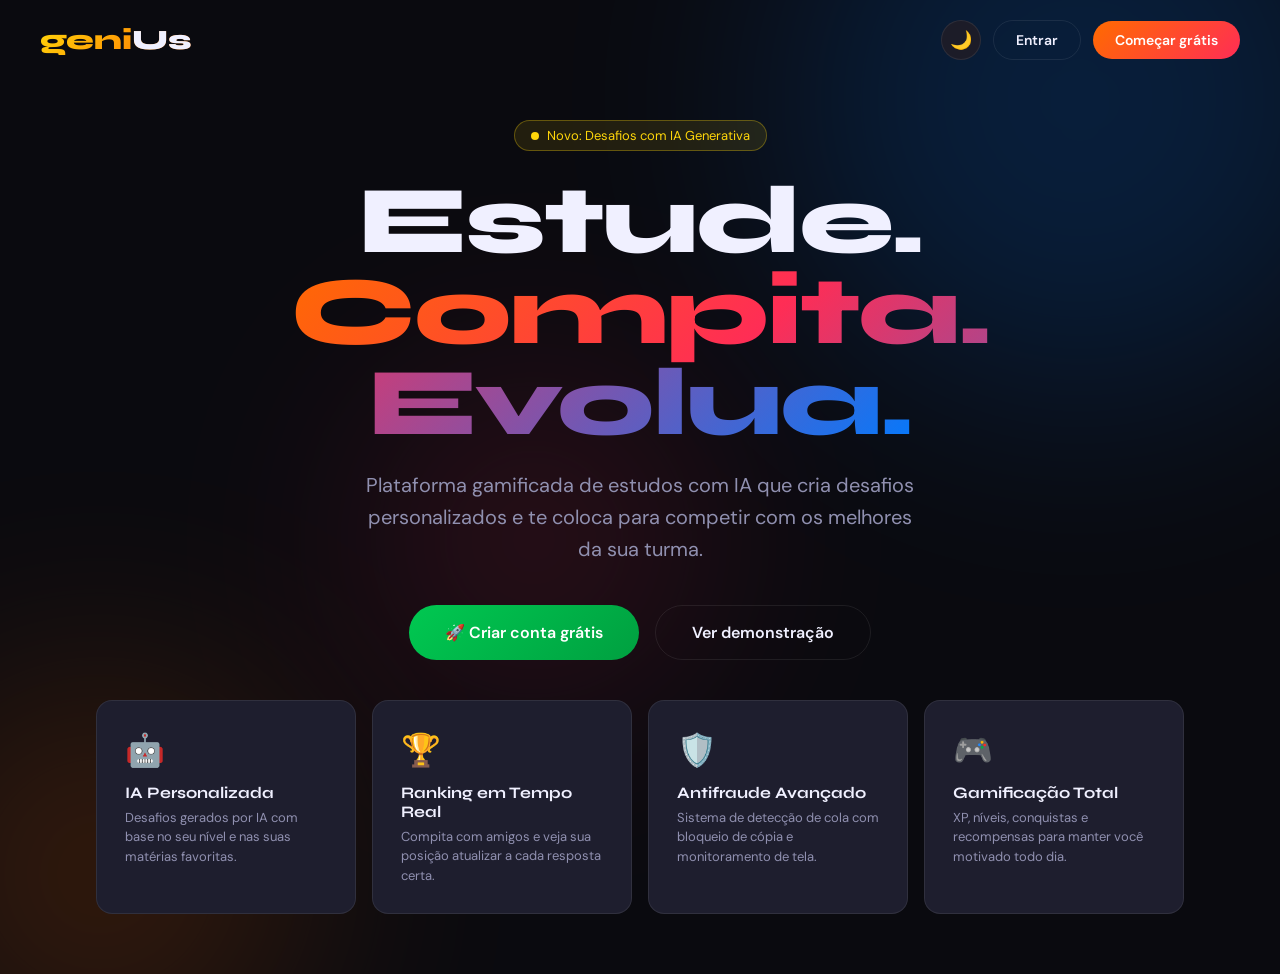
<file: frontend/html/index.html>
<!DOCTYPE html>
<html lang="pt-BR">
<head>
<meta charset="UTF-8">
<meta name="viewport" content="width=device-width, initial-scale=1.0">
<title>GeniUs — Estude. Compita. Evolua.</title>
<link href="https://fonts.googleapis.com/css2?family=Syne:wght@400;600;700;800&family=DM+Sans:wght@300;400;500;600&display=swap" rel="stylesheet">
<style>
:root {
  --red: #FF2D55;
  --green: #00C851;
  --blue: #007AFF;
  --orange: #FF6B00;
  --yellow: #FFD60A;
  --bg: #0A0A0F;
  --bg2: #14141C;
  --bg3: #1C1C28;
  --card: #1E1E2E;
  --border: rgba(255,255,255,0.08);
  --text: #F0F0FF;
  --text2: #9090B0;
  --text3: #5A5A7A;
  --radius: 16px;
  --shadow: 0 8px 40px rgba(0,0,0,0.4);
}
body.light {
  --bg: #F5F5FF;
  --bg2: #EBEBFF;
  --bg3: #E0E0F5;
  --card: #FFFFFF;
  --border: rgba(0,0,0,0.08);
  --text: #0A0A1F;
  --text2: #4A4A6A;
  --text3: #9090B0;
  --shadow: 0 8px 40px rgba(0,0,40,0.12);
}
*{margin:0;padding:0;box-sizing:border-box;}
body{font-family:'DM Sans',sans-serif;background:var(--bg);color:var(--text);min-height:100vh;transition:background .3s,color .3s;}
.page{display:none;min-height:100vh;}
.page.active{display:flex;}

/* ======= LANDING ======= */
#landing{flex-direction:column;background:var(--bg);overflow:hidden;position:relative;}
.noise{position:fixed;inset:0;opacity:.03;background-image:url("data:image/svg+xml,%3Csvg viewBox='0 0 256 256' xmlns='http://www.w3.org/2000/svg'%3E%3Cfilter id='n'%3E%3CfeTurbulence type='fractalNoise' baseFrequency='0.9' numOctaves='4'/%3E%3C/filter%3E%3Crect width='100%25' height='100%25' filter='url(%23n)'/%3E%3C/svg%3E");pointer-events:none;z-index:0;}
.glow-orb{position:absolute;border-radius:50%;filter:blur(120px);opacity:.18;pointer-events:none;}
.orb1{width:600px;height:600px;background:var(--blue);top:-200px;right:-100px;}
.orb2{width:400px;height:400px;background:var(--orange);bottom:-100px;left:-100px;}
.orb3{width:300px;height:300px;background:var(--red);top:40%;left:30%;}

nav{display:flex;align-items:center;justify-content:space-between;padding:20px 40px;position:relative;z-index:10;}
.logo{font-family:'Syne',sans-serif;font-size:28px;font-weight:800;background:linear-gradient(135deg,var(--yellow),var(--orange));-webkit-background-clip:text;-webkit-text-fill-color:transparent;}
.logo span{-webkit-text-fill-color:var(--text);}
nav-right{display:flex;gap:12px;align-items:center;}
.nav-right{display:flex;gap:12px;align-items:center;}
.btn{padding:10px 22px;border-radius:50px;font-family:'DM Sans',sans-serif;font-size:14px;font-weight:600;cursor:pointer;transition:all .2s;border:none;}
.btn-ghost{background:transparent;color:var(--text);border:1.5px solid var(--border);}
.btn-ghost:hover{border-color:var(--text3);background:var(--bg3);}
.btn-primary{background:linear-gradient(135deg,var(--orange),var(--red));color:#fff;}
.btn-primary:hover{transform:translateY(-2px);box-shadow:0 8px 24px rgba(255,107,0,.4);}
.btn-theme{width:40px;height:40px;border-radius:50%;background:var(--bg3);border:1.5px solid var(--border);display:flex;align-items:center;justify-content:center;cursor:pointer;font-size:18px;transition:all .2s;}
.btn-theme:hover{transform:rotate(20deg);}

.hero{flex:1;display:flex;flex-direction:column;align-items:center;justify-content:center;text-align:center;padding:40px 20px;position:relative;z-index:5;}
.badge{display:inline-flex;align-items:center;gap:8px;background:rgba(255,214,10,.1);border:1px solid rgba(255,214,10,.3);border-radius:50px;padding:6px 16px;font-size:13px;color:var(--yellow);margin-bottom:24px;}
.badge-dot{width:8px;height:8px;border-radius:50%;background:var(--yellow);animation:pulse 2s infinite;}
@keyframes pulse{0%,100%{opacity:1;transform:scale(1);}50%{opacity:.5;transform:scale(1.4);}}
h1{font-family:'Syne',sans-serif;font-size:clamp(42px,8vw,96px);font-weight:800;line-height:.95;letter-spacing:-2px;max-width:900px;}
h1 .hi{color:var(--text);}
h1 .colored{background:linear-gradient(135deg,var(--orange) 0%,var(--red) 40%,var(--blue) 100%);-webkit-background-clip:text;-webkit-text-fill-color:transparent;}
.subtitle{font-size:clamp(16px,2.5vw,20px);color:var(--text2);margin:20px 0 40px;max-width:560px;line-height:1.6;}
.hero-btns{display:flex;gap:16px;flex-wrap:wrap;justify-content:center;}
.btn-big{padding:16px 36px;font-size:16px;border-radius:50px;}
.btn-green{background:linear-gradient(135deg,var(--green),#00A040);color:#fff;}
.btn-green:hover{transform:translateY(-2px);box-shadow:0 8px 24px rgba(0,200,81,.4);}

.features-row{display:flex;gap:16px;padding:0 40px 60px;position:relative;z-index:5;flex-wrap:wrap;justify-content:center;}
.feat-card{background:var(--card);border:1px solid var(--border);border-radius:var(--radius);padding:28px;flex:1;min-width:200px;max-width:260px;transition:all .3s;cursor:default;}
.feat-card:hover{transform:translateY(-6px);box-shadow:var(--shadow);}
.feat-icon{font-size:32px;margin-bottom:12px;}
.feat-title{font-family:'Syne',sans-serif;font-size:16px;font-weight:700;margin-bottom:6px;}
.feat-desc{font-size:13px;color:var(--text2);line-height:1.5;}

/* ======= AUTH ======= */
#auth{align-items:stretch;}
.auth-left{flex:1;background:linear-gradient(135deg,var(--bg) 0%,var(--bg2) 100%);display:flex;flex-direction:column;align-items:center;justify-content:center;padding:60px 40px;position:relative;overflow:hidden;}
.auth-left .orb1{width:400px;height:400px;top:-100px;left:-100px;opacity:.2;}
.auth-left .orb2{width:300px;height:300px;bottom:-80px;right:-80px;opacity:.15;}
.auth-logo{font-family:'Syne',sans-serif;font-size:42px;font-weight:800;background:linear-gradient(135deg,var(--yellow),var(--orange));-webkit-background-clip:text;-webkit-text-fill-color:transparent;margin-bottom:16px;}
.auth-tagline{font-size:18px;color:var(--text2);text-align:center;max-width:300px;line-height:1.5;}
.auth-steps{margin-top:48px;display:flex;flex-direction:column;gap:20px;width:100%;max-width:320px;}
.auth-step{display:flex;align-items:center;gap:16px;padding:16px;background:rgba(255,255,255,.04);border-radius:12px;border:1px solid var(--border);}
.step-num{width:32px;height:32px;border-radius:50%;display:flex;align-items:center;justify-content:center;font-weight:700;font-size:14px;flex-shrink:0;}
.s1{background:var(--blue);color:#fff;}
.s2{background:var(--orange);color:#fff;}
.s3{background:var(--green);color:#fff;}
.step-text{font-size:14px;color:var(--text2);}
.step-title{font-weight:600;color:var(--text);font-size:15px;}

.auth-right{width:480px;display:flex;flex-direction:column;align-items:center;justify-content:center;padding:60px 48px;background:var(--bg);}
@media(max-width:768px){.auth-left{display:none;}.auth-right{width:100%;padding:40px 24px;}}
.auth-tabs{display:flex;gap:0;margin-bottom:36px;background:var(--bg3);border-radius:12px;padding:4px;}
.auth-tab{padding:10px 28px;border-radius:9px;font-weight:600;font-size:15px;cursor:pointer;transition:all .2s;border:none;background:transparent;color:var(--text2);}
.auth-tab.active{background:var(--card);color:var(--text);box-shadow:0 2px 8px rgba(0,0,0,.2);}
.form-group{width:100%;margin-bottom:18px;}
label{display:block;font-size:13px;font-weight:600;color:var(--text2);margin-bottom:8px;letter-spacing:.5px;}
input{width:100%;padding:14px 18px;border-radius:12px;border:1.5px solid var(--border);background:var(--bg3);color:var(--text);font-family:'DM Sans',sans-serif;font-size:15px;transition:all .2s;outline:none;}
input:focus{border-color:var(--orange);box-shadow:0 0 0 3px rgba(255,107,0,.15);}
.btn-submit{width:100%;padding:16px;font-size:16px;font-weight:700;border-radius:12px;background:linear-gradient(135deg,var(--orange),var(--red));color:#fff;border:none;cursor:pointer;margin-top:8px;transition:all .2s;}
.btn-submit:hover{transform:translateY(-2px);box-shadow:0 8px 24px rgba(255,107,0,.4);}
.divider{display:flex;align-items:center;gap:12px;color:var(--text3);font-size:13px;margin:20px 0;}
.divider::before,.divider::after{content:'';flex:1;height:1px;background:var(--border);}
.social-btns{display:flex;gap:12px;}
.btn-social{flex:1;padding:12px;border-radius:12px;border:1.5px solid var(--border);background:var(--bg3);cursor:pointer;font-size:20px;transition:all .2s;}
.btn-social:hover{border-color:var(--text3);}
.auth-back{background:none;border:none;color:var(--text2);cursor:pointer;font-size:14px;margin-bottom:24px;display:flex;align-items:center;gap:6px;transition:color .2s;}
.auth-back:hover{color:var(--text);}

/* ======= DASHBOARD ======= */
#dashboard{flex-direction:column;}
.top-bar{display:flex;align-items:center;justify-content:space-between;padding:16px 32px;background:var(--bg2);border-bottom:1px solid var(--border);position:sticky;top:0;z-index:100;}
.top-logo{font-family:'Syne',sans-serif;font-size:22px;font-weight:800;background:linear-gradient(135deg,var(--yellow),var(--orange));-webkit-background-clip:text;-webkit-text-fill-color:transparent;}
.top-right{display:flex;align-items:center;gap:16px;}
.notif-btn{width:40px;height:40px;border-radius:50%;background:var(--bg3);border:1px solid var(--border);display:flex;align-items:center;justify-content:center;cursor:pointer;position:relative;font-size:16px;}
.notif-dot{position:absolute;top:8px;right:8px;width:8px;height:8px;border-radius:50%;background:var(--red);border:2px solid var(--bg2);}
.avatar{width:40px;height:40px;border-radius:50%;background:linear-gradient(135deg,var(--orange),var(--red));display:flex;align-items:center;justify-content:center;font-weight:700;font-size:16px;color:#fff;cursor:pointer;}

.dash-layout{display:flex;flex:1;overflow:hidden;}
.sidebar{width:240px;background:var(--bg2);border-right:1px solid var(--border);padding:24px 16px;display:flex;flex-direction:column;gap:4px;overflow-y:auto;}
.nav-item{display:flex;align-items:center;gap:12px;padding:12px 14px;border-radius:12px;cursor:pointer;transition:all .2s;color:var(--text2);font-size:15px;font-weight:500;}
.nav-item:hover,.nav-item.active{background:var(--bg3);color:var(--text);}
.nav-item.active{background:linear-gradient(135deg,rgba(255,107,0,.2),rgba(255,45,85,.2));color:var(--orange);border:1px solid rgba(255,107,0,.2);}
.nav-icon{font-size:20px;width:24px;text-align:center;}
.nav-section{font-size:11px;font-weight:700;letter-spacing:1.5px;color:var(--text3);padding:16px 14px 8px;text-transform:uppercase;}
.sidebar-bottom{margin-top:auto;}

.dash-content{flex:1;overflow-y:auto;padding:32px;}
.dash-view{display:none;}
.dash-view.active{display:block;}

/* Overview */
.welcome-banner{background:linear-gradient(135deg,var(--orange) 0%,var(--red) 50%,#C0006B 100%);border-radius:20px;padding:32px;margin-bottom:28px;position:relative;overflow:hidden;}
.welcome-banner::before{content:'🎓';position:absolute;right:32px;top:50%;transform:translateY(-50%);font-size:80px;opacity:.2;}
.welcome-h{font-family:'Syne',sans-serif;font-size:26px;font-weight:800;color:#fff;}
.welcome-sub{font-size:15px;color:rgba(255,255,255,.75);margin-top:6px;}
.welcome-streak{display:inline-flex;align-items:center;gap:8px;background:rgba(255,255,255,.2);border-radius:50px;padding:8px 16px;margin-top:16px;font-size:14px;color:#fff;font-weight:600;}

.stats-row{display:grid;grid-template-columns:repeat(auto-fit,minmax(160px,1fr));gap:16px;margin-bottom:28px;}
.stat-card{background:var(--card);border:1px solid var(--border);border-radius:var(--radius);padding:20px;transition:all .3s;}
.stat-card:hover{transform:translateY(-3px);box-shadow:var(--shadow);}
.stat-top{display:flex;align-items:center;justify-content:space-between;margin-bottom:12px;}
.stat-label{font-size:12px;font-weight:600;color:var(--text2);text-transform:uppercase;letter-spacing:.5px;}
.stat-icon{font-size:20px;}
.stat-val{font-family:'Syne',sans-serif;font-size:32px;font-weight:800;}
.stat-change{font-size:12px;color:var(--green);margin-top:4px;}
.c-blue{color:var(--blue);}
.c-green{color:var(--green);}
.c-orange{color:var(--orange);}
.c-yellow{color:var(--yellow);}
.c-red{color:var(--red);}

.section-title{font-family:'Syne',sans-serif;font-size:20px;font-weight:700;margin-bottom:16px;display:flex;align-items:center;gap:10px;}
.two-col{display:grid;grid-template-columns:1fr 1fr;gap:20px;margin-bottom:28px;}
@media(max-width:900px){.two-col{grid-template-columns:1fr;}}
.card{background:var(--card);border:1px solid var(--border);border-radius:var(--radius);padding:24px;}

/* Challenge card */
.challenge-banner{background:linear-gradient(135deg,var(--blue),#6000DD);border-radius:var(--radius);padding:24px;margin-bottom:28px;display:flex;align-items:center;justify-content:space-between;flex-wrap:wrap;gap:16px;}
.ch-left .ch-label{font-size:12px;font-weight:700;letter-spacing:1px;color:rgba(255,255,255,.7);text-transform:uppercase;margin-bottom:8px;}
.ch-left .ch-title{font-family:'Syne',sans-serif;font-size:22px;font-weight:800;color:#fff;}
.ch-left .ch-meta{font-size:14px;color:rgba(255,255,255,.7);margin-top:6px;}
.ch-timer{background:rgba(0,0,0,.3);border-radius:12px;padding:16px 24px;text-align:center;}
.ch-timer-val{font-family:'Syne',sans-serif;font-size:32px;font-weight:800;color:var(--yellow);}
.ch-timer-label{font-size:12px;color:rgba(255,255,255,.6);margin-top:4px;}
.btn-start{padding:14px 28px;border-radius:50px;background:linear-gradient(135deg,var(--yellow),var(--orange));color:#000;font-weight:700;font-size:15px;border:none;cursor:pointer;transition:all .2s;}
.btn-start:hover{transform:scale(1.05);}

/* Ranking */
.rank-list{display:flex;flex-direction:column;gap:10px;}
.rank-item{display:flex;align-items:center;gap:14px;padding:12px 16px;border-radius:12px;background:var(--bg3);transition:all .2s;}
.rank-item:hover{transform:translateX(4px);}
.rank-item.me{background:linear-gradient(135deg,rgba(255,107,0,.15),rgba(255,45,85,.15));border:1px solid rgba(255,107,0,.2);}
.rank-pos{font-family:'Syne',sans-serif;font-size:16px;font-weight:800;width:28px;text-align:center;}
.rank-avatar{width:36px;height:36px;border-radius:50%;display:flex;align-items:center;justify-content:center;font-weight:700;font-size:14px;color:#fff;flex-shrink:0;}
.rank-name{flex:1;font-weight:600;}
.rank-pts{font-family:'Syne',sans-serif;font-weight:800;font-size:16px;color:var(--yellow);}
.rank-badge{font-size:18px;}

/* Disciplines */
.disc-grid{display:grid;grid-template-columns:repeat(auto-fill,minmax(140px,1fr));gap:12px;margin-bottom:28px;}
.disc-card{border-radius:14px;padding:20px 16px;cursor:pointer;transition:all .3s;position:relative;overflow:hidden;border:2px solid transparent;}
.disc-card:hover{transform:translateY(-4px);box-shadow:var(--shadow);}
.disc-card.selected{border-color:rgba(255,255,255,.5);}
.disc-icon{font-size:28px;margin-bottom:8px;}
.disc-name{font-weight:700;font-size:14px;color:#fff;}
.disc-prog{margin-top:10px;height:4px;background:rgba(255,255,255,.2);border-radius:2px;}
.disc-prog-bar{height:100%;border-radius:2px;background:rgba(255,255,255,.7);}

/* Quiz view */
.quiz-card{background:var(--card);border:1px solid var(--border);border-radius:20px;padding:40px;max-width:700px;margin:0 auto;}
.quiz-progress{height:6px;background:var(--bg3);border-radius:3px;margin-bottom:32px;overflow:hidden;}
.quiz-progress-bar{height:100%;background:linear-gradient(90deg,var(--blue),var(--orange));border-radius:3px;transition:width .4s;}
.quiz-q{font-family:'Syne',sans-serif;font-size:22px;font-weight:700;margin-bottom:32px;line-height:1.4;}
.quiz-options{display:flex;flex-direction:column;gap:12px;}
.quiz-option{padding:16px 20px;border-radius:12px;border:2px solid var(--border);background:var(--bg3);cursor:pointer;font-size:15px;font-weight:500;transition:all .2s;text-align:left;}
.quiz-option:hover{border-color:var(--blue);background:rgba(0,122,255,.1);}
.quiz-option.correct{border-color:var(--green);background:rgba(0,200,81,.15);color:var(--green);}
.quiz-option.wrong{border-color:var(--red);background:rgba(255,45,85,.15);color:var(--red);}
.quiz-meta{display:flex;align-items:center;justify-content:space-between;margin-bottom:24px;font-size:14px;color:var(--text2);}
.quiz-xp{color:var(--yellow);font-weight:700;}

/* Antifraude indicator */
.antifraude{position:fixed;bottom:20px;right:20px;background:var(--card);border:1px solid var(--border);border-radius:12px;padding:12px 16px;font-size:13px;display:flex;align-items:center;gap:8px;z-index:1000;box-shadow:var(--shadow);}
.af-dot{width:8px;height:8px;border-radius:50%;background:var(--green);}

/* Mobile sidebar toggle */
.sidebar-toggle{display:none;background:none;border:none;color:var(--text);font-size:22px;cursor:pointer;}
@media(max-width:768px){
  .sidebar{position:fixed;left:-240px;top:0;height:100%;z-index:200;transition:left .3s;}
  .sidebar.open{left:0;}
  .sidebar-toggle{display:flex;}
  .dash-content{padding:16px;}
}

/* Animations */
@keyframes fadeUp{from{opacity:0;transform:translateY(24px);}to{opacity:1;transform:translateY(0);}}
.fade-up{animation:fadeUp .5s ease forwards;}
.delay-1{animation-delay:.1s;}
.delay-2{animation-delay:.2s;}
.delay-3{animation-delay:.3s;}
.delay-4{animation-delay:.4s;}

/* Profile dropdown */
.profile-menu{position:absolute;top:64px;right:32px;background:var(--card);border:1px solid var(--border);border-radius:16px;padding:8px;min-width:200px;z-index:500;box-shadow:var(--shadow);display:none;}
.profile-menu.open{display:block;}
.pm-item{padding:12px 14px;border-radius:10px;cursor:pointer;font-size:15px;display:flex;align-items:center;gap:10px;transition:all .2s;}
.pm-item:hover{background:var(--bg3);}
.pm-sep{height:1px;background:var(--border);margin:6px 0;}

/* Toast */
.toast-container{position:fixed;bottom:24px;left:50%;transform:translateX(-50%);z-index:9999;display:flex;flex-direction:column;gap:10px;pointer-events:none;}
.toast{background:var(--card);border:1px solid var(--border);border-radius:50px;padding:14px 24px;font-size:14px;font-weight:600;display:flex;align-items:center;gap:10px;box-shadow:var(--shadow);animation:fadeUp .3s ease;min-width:260px;justify-content:center;}
</style>
</head>
<body>
<div class="noise"></div>
<div class="toast-container" id="toasts"></div>

<!-- ===== LANDING ===== -->
<div id="landing" class="page active">
  <div class="glow-orb orb1"></div>
  <div class="glow-orb orb2"></div>
  <div class="glow-orb orb3"></div>
  <nav>
    <div class="logo">geni<span>Us</span></div>
    <div class="nav-right">
      <button class="btn-theme" id="themeToggle" onclick="toggleTheme()">🌙</button>
      <button class="btn btn-ghost" onclick="showAuth('login')">Entrar</button>
      <button class="btn btn-primary" onclick="showAuth('signup')">Começar grátis</button>
    </div>
  </nav>
  <div class="hero fade-up">
    <div class="badge"><span class="badge-dot"></span> Novo: Desafios com IA Generativa</div>
    <h1><span class="hi">Estude.</span><br><span class="colored">Compita. Evolua.</span></h1>
    <p class="subtitle">Plataforma gamificada de estudos com IA que cria desafios personalizados e te coloca para competir com os melhores da sua turma.</p>
    <div class="hero-btns">
      <button class="btn btn-green btn-big" onclick="showAuth('signup')">🚀 Criar conta grátis</button>
      <button class="btn btn-ghost btn-big" onclick="showAuth('login')">Ver demonstração</button>
    </div>
  </div>
  <div class="features-row">
    <div class="feat-card fade-up delay-1">
      <div class="feat-icon">🤖</div>
      <div class="feat-title">IA Personalizada</div>
      <div class="feat-desc">Desafios gerados por IA com base no seu nível e nas suas matérias favoritas.</div>
    </div>
    <div class="feat-card fade-up delay-2">
      <div class="feat-icon">🏆</div>
      <div class="feat-title">Ranking em Tempo Real</div>
      <div class="feat-desc">Compita com amigos e veja sua posição atualizar a cada resposta certa.</div>
    </div>
    <div class="feat-card fade-up delay-3">
      <div class="feat-icon">🛡️</div>
      <div class="feat-title">Antifraude Avançado</div>
      <div class="feat-desc">Sistema de detecção de cola com bloqueio de cópia e monitoramento de tela.</div>
    </div>
    <div class="feat-card fade-up delay-4">
      <div class="feat-icon">🎮</div>
      <div class="feat-title">Gamificação Total</div>
      <div class="feat-desc">XP, níveis, conquistas e recompensas para manter você motivado todo dia.</div>
    </div>
  </div>
</div>

<!-- ===== AUTH ===== -->
<div id="auth" class="page">
  <div class="auth-left">
    <div class="glow-orb orb1"></div>
    <div class="glow-orb orb2"></div>
    <div class="auth-logo">geniUs</div>
    <div class="auth-tagline">Sua plataforma de estudos gamificada com inteligência artificial.</div>
    <div class="auth-steps">
      <div class="auth-step">
        <div class="step-num s1">1</div>
        <div><div class="step-title">Crie sua conta</div><div class="step-text">Rápido, grátis e sem cartão</div></div>
      </div>
      <div class="auth-step">
        <div class="step-num s2">2</div>
        <div><div class="step-title">Escolha suas matérias</div><div class="step-text">Personalize seu aprendizado</div></div>
      </div>
      <div class="auth-step">
        <div class="step-num s3">3</div>
        <div><div class="step-title">Comece a competir</div><div class="step-text">Desafios diários te esperam</div></div>
      </div>
    </div>
  </div>
  <div class="auth-right">
    <button class="auth-back" onclick="showPage('landing')">← Voltar</button>
    <div class="auth-tabs">
      <button class="auth-tab active" id="tab-login" onclick="switchTab('login')">Entrar</button>
      <button class="auth-tab" id="tab-signup" onclick="switchTab('signup')">Cadastrar</button>
    </div>
    <div id="form-login" style="width:100%">
      <div class="form-group"><label>EMAIL</label><input type="email" placeholder="seu@email.com" id="li-email"></div>
      <div class="form-group"><label>SENHA</label><input type="password" placeholder="••••••••" id="li-pass"></div>
      <button class="btn-submit" onclick="doLogin()">Entrar na plataforma →</button>
      <div class="divider">ou continue com</div>
      <div class="social-btns">
        <button class="btn-social" onclick="doLogin()">🌐</button>
        <button class="btn-social" onclick="doLogin()">🍎</button>
        <button class="btn-social" onclick="doLogin()">📘</button>
      </div>
    </div>
    <div id="form-signup" style="width:100%;display:none">
      <div class="form-group"><label>NOME COMPLETO</label><input type="text" placeholder="Seu nome" id="si-name"></div>
      <div class="form-group"><label>EMAIL UNIVERSITÁRIO</label><input type="email" placeholder="seu@universidade.edu.br" id="si-email"></div>
      <div class="form-group"><label>SENHA</label><input type="password" placeholder="Mínimo 8 caracteres" id="si-pass"></div>
      <div class="form-group"><label>UNIVERSIDADE</label><input type="text" placeholder="Nome da sua universidade"></div>
      <button class="btn-submit" onclick="doSignup()">Criar minha conta grátis 🚀</button>
    </div>
  </div>
</div>

<!-- ===== DASHBOARD ===== -->
<div id="dashboard" class="page">
  <div class="top-bar">
    <div style="display:flex;align-items:center;gap:14px;">
      <button class="sidebar-toggle" onclick="toggleSidebar()">☰</button>
      <div class="top-logo">geniUs</div>
    </div>
    <div class="top-right">
      <button class="btn-theme" onclick="toggleTheme()">🌙</button>
      <div class="notif-btn">🔔<span class="notif-dot"></span></div>
      <div class="avatar" onclick="toggleProfile()">A</div>
    </div>
  </div>
  <div class="profile-menu" id="profileMenu">
    <div class="pm-item">👤 Meu Perfil</div>
    <div class="pm-item">⚙️ Configurações</div>
    <div class="pm-item">🎯 Metas</div>
    <div class="pm-sep"></div>
    <div class="pm-item" onclick="showPage('landing')">🚪 Sair</div>
  </div>
  <div class="dash-layout">
    <div class="sidebar" id="sidebar">
      <div class="nav-section">Menu Principal</div>
      <div class="nav-item active" onclick="showView('overview')"><span class="nav-icon">🏠</span> Início</div>
      <div class="nav-item" onclick="showView('desafio')"><span class="nav-icon">⚡</span> Desafio Diário</div>
      <div class="nav-item" onclick="showView('disciplinas')"><span class="nav-icon">📚</span> Disciplinas</div>
      <div class="nav-item" onclick="showView('ranking')"><span class="nav-icon">🏆</span> Ranking</div>
      <div class="nav-item" onclick="showView('competicao')"><span class="nav-icon">⚔️</span> Competição</div>
      <div class="nav-section">Conta</div>
      <div class="nav-item" onclick="showView('perfil')"><span class="nav-icon">👤</span> Perfil</div>
      <div class="nav-item" onclick="showView('conquistas')"><span class="nav-icon">🎖️</span> Conquistas</div>
      <div class="nav-section sidebar-bottom">Apps GeniUs</div>
      <div class="nav-item"><span class="nav-icon">🎙️</span> GTalk</div>
      <div class="nav-item"><span class="nav-icon">📊</span> GLevel</div>
    </div>
    <div class="dash-content">

      <!-- OVERVIEW -->
      <div class="dash-view active" id="view-overview">
        <div class="welcome-banner fade-up">
          <div class="welcome-h">Bom dia, Alex! 👋</div>
          <div class="welcome-sub">Você está em 3º lugar no ranking da turma. Vamos subir mais!</div>
          <div class="welcome-streak">🔥 12 dias de sequência! Continue assim</div>
        </div>
        <div class="stats-row">
          <div class="stat-card fade-up delay-1"><div class="stat-top"><span class="stat-label">XP Total</span><span class="stat-icon">⚡</span></div><div class="stat-val c-yellow">4.820</div><div class="stat-change">↑ +340 hoje</div></div>
          <div class="stat-card fade-up delay-2"><div class="stat-top"><span class="stat-label">Ranking</span><span class="stat-icon">🏆</span></div><div class="stat-val c-orange">#3</div><div class="stat-change">↑ Subiu 2 posições</div></div>
          <div class="stat-card fade-up delay-3"><div class="stat-top"><span class="stat-label">Acertos</span><span class="stat-icon">🎯</span></div><div class="stat-val c-green">87%</div><div class="stat-change">↑ +3% esta semana</div></div>
          <div class="stat-card fade-up delay-4"><div class="stat-top"><span class="stat-label">Sequência</span><span class="stat-icon">🔥</span></div><div class="stat-val c-red">12</div><div class="stat-change">Recorde: 18 dias</div></div>
        </div>
        <div class="challenge-banner fade-up">
          <div class="ch-left">
            <div class="ch-label">⚡ Desafio do Dia</div>
            <div class="ch-title">Algoritmos e Estruturas de Dados</div>
            <div class="ch-meta">10 questões · 200 XP · Gerado por IA</div>
            <button class="btn-start" style="margin-top:16px" onclick="showView('desafio')">Iniciar Desafio →</button>
          </div>
          <div class="ch-timer">
            <div class="ch-timer-val" id="timerVal">18:34:22</div>
            <div class="ch-timer-label">Tempo restante</div>
          </div>
        </div>
        <div class="two-col">
          <div class="card fade-up">
            <div class="section-title">🏆 Top Ranking</div>
            <div class="rank-list">
              <div class="rank-item"><span class="rank-pos c-yellow">🥇</span><div class="rank-avatar" style="background:linear-gradient(135deg,#FF6B00,#FF2D55)">M</div><span class="rank-name">Maria S.</span><span class="rank-pts">6.240</span><span class="rank-badge">👑</span></div>
              <div class="rank-item"><span class="rank-pos c-text2">🥈</span><div class="rank-avatar" style="background:linear-gradient(135deg,#007AFF,#6000DD)">J</div><span class="rank-name">João P.</span><span class="rank-pts">5.910</span><span class="rank-badge">⭐</span></div>
              <div class="rank-item me"><span class="rank-pos c-orange">🥉</span><div class="rank-avatar" style="background:linear-gradient(135deg,#00C851,#007AFF)">A</div><span class="rank-name">Você</span><span class="rank-pts">4.820</span><span class="rank-badge">🔥</span></div>
              <div class="rank-item"><span class="rank-pos">#4</span><div class="rank-avatar" style="background:linear-gradient(135deg,#FFD60A,#FF6B00)">L</div><span class="rank-name">Lucas R.</span><span class="rank-pts">4.100</span></div>
            </div>
          </div>
          <div class="card fade-up delay-1">
            <div class="section-title">📚 Progresso por Matéria</div>
            <div style="display:flex;flex-direction:column;gap:14px;">
              <div><div style="display:flex;justify-content:space-between;font-size:14px;margin-bottom:6px;"><span>Algoritmos</span><span class="c-blue">78%</span></div><div style="height:8px;background:var(--bg3);border-radius:4px;"><div style="width:78%;height:100%;background:var(--blue);border-radius:4px;"></div></div></div>
              <div><div style="display:flex;justify-content:space-between;font-size:14px;margin-bottom:6px;"><span>Cálculo I</span><span class="c-orange">55%</span></div><div style="height:8px;background:var(--bg3);border-radius:4px;"><div style="width:55%;height:100%;background:var(--orange);border-radius:4px;"></div></div></div>
              <div><div style="display:flex;justify-content:space-between;font-size:14px;margin-bottom:6px;"><span>Física</span><span class="c-green">91%</span></div><div style="height:8px;background:var(--bg3);border-radius:4px;"><div style="width:91%;height:100%;background:var(--green);border-radius:4px;"></div></div></div>
              <div><div style="display:flex;justify-content:space-between;font-size:14px;margin-bottom:6px;"><span>BD & SQL</span><span class="c-yellow">64%</span></div><div style="height:8px;background:var(--bg3);border-radius:4px;"><div style="width:64%;height:100%;background:var(--yellow);border-radius:4px;"></div></div></div>
            </div>
          </div>
        </div>
      </div>

      <!-- DESAFIO -->
      <div class="dash-view" id="view-desafio">
        <div class="quiz-card fade-up">
          <div class="quiz-meta">
            <span>Questão <strong id="qNum">1</strong> de <strong>5</strong></span>
            <span class="quiz-xp">+40 XP por acerto ⚡</span>
          </div>
          <div class="quiz-progress"><div class="quiz-progress-bar" id="qProgress" style="width:20%"></div></div>
          <div class="quiz-q" id="quizQuestion">Qual a complexidade de tempo do algoritmo QuickSort no pior caso?</div>
          <div class="quiz-options" id="quizOptions">
            <button class="quiz-option" onclick="answerQ(0)">O(n log n)</button>
            <button class="quiz-option" onclick="answerQ(1)">O(n²)</button>
            <button class="quiz-option" onclick="answerQ(2)">O(n)</button>
            <button class="quiz-option" onclick="answerQ(3)">O(log n)</button>
          </div>
          <div style="margin-top:24px;display:flex;justify-content:space-between;align-items:center;">
            <span style="font-size:13px;color:var(--text3)">🛡️ Modo antifraude ativo</span>
            <button class="btn btn-ghost" style="font-size:13px;padding:8px 16px;" onclick="showView('overview')">Sair do desafio</button>
          </div>
        </div>
      </div>

      <!-- DISCIPLINAS -->
      <div class="dash-view" id="view-disciplinas">
        <div class="section-title fade-up">📚 Minhas Disciplinas</div>
        <p style="color:var(--text2);margin-bottom:24px;font-size:15px;">Clique para selecionar suas matérias ativas.</p>
        <div class="disc-grid">
          <div class="disc-card selected fade-up" style="background:linear-gradient(135deg,#007AFF,#6000DD)" onclick="toggleDisc(this)"><div class="disc-icon">💻</div><div class="disc-name">Algoritmos</div><div class="disc-prog"><div class="disc-prog-bar" style="width:78%"></div></div></div>
          <div class="disc-card selected fade-up delay-1" style="background:linear-gradient(135deg,#FF6B00,#FF2D55)" onclick="toggleDisc(this)"><div class="disc-icon">🔢</div><div class="disc-name">Cálculo I</div><div class="disc-prog"><div class="disc-prog-bar" style="width:55%"></div></div></div>
          <div class="disc-card selected fade-up delay-2" style="background:linear-gradient(135deg,#00C851,#007AFF)" onclick="toggleDisc(this)"><div class="disc-icon">⚗️</div><div class="disc-name">Física</div><div class="disc-prog"><div class="disc-prog-bar" style="width:91%"></div></div></div>
          <div class="disc-card fade-up delay-3" style="background:linear-gradient(135deg,#FFD60A,#FF6B00)" onclick="toggleDisc(this)"><div class="disc-icon">🗄️</div><div class="disc-name">Banco de Dados</div><div class="disc-prog"><div class="disc-prog-bar" style="width:64%"></div></div></div>
          <div class="disc-card fade-up" style="background:linear-gradient(135deg,#FF2D55,#C0006B)" onclick="toggleDisc(this)"><div class="disc-icon">🧪</div><div class="disc-name">Química</div><div class="disc-prog"><div class="disc-prog-bar" style="width:30%"></div></div></div>
          <div class="disc-card fade-up delay-1" style="background:linear-gradient(135deg,#6000DD,#007AFF)" onclick="toggleDisc(this)"><div class="disc-icon">📐</div><div class="disc-name">Álgebra Linear</div><div class="disc-prog"><div class="disc-prog-bar" style="width:45%"></div></div></div>
          <div class="disc-card fade-up delay-2" style="background:linear-gradient(135deg,#00C851,#FFD60A)" onclick="toggleDisc(this)"><div class="disc-icon">🌐</div><div class="disc-name">Redes</div><div class="disc-prog"><div class="disc-prog-bar" style="width:20%"></div></div></div>
          <div class="disc-card fade-up delay-3" style="background:linear-gradient(135deg,#FF6B00,#FFD60A)" onclick="toggleDisc(this)"><div class="disc-icon">📊</div><div class="disc-name">Estatística</div><div class="disc-prog"><div class="disc-prog-bar" style="width:58%"></div></div></div>
        </div>
        <button class="btn btn-primary btn-big" onclick="showToast('✅ Disciplinas salvas com sucesso!')">Salvar seleção</button>
      </div>

      <!-- RANKING -->
      <div class="dash-view" id="view-ranking">
        <div class="section-title fade-up">🏆 Ranking Geral</div>
        <div style="display:flex;gap:12px;margin-bottom:24px;flex-wrap:wrap;">
          <button class="btn btn-primary" style="font-size:13px;padding:8px 16px;">🏫 Minha Turma</button>
          <button class="btn btn-ghost" style="font-size:13px;padding:8px 16px;">🌎 Global</button>
          <button class="btn btn-ghost" style="font-size:13px;padding:8px 16px;">📚 Por Matéria</button>
        </div>
        <div class="card fade-up">
          <div class="rank-list" style="gap:12px;">
            <div class="rank-item" style="background:linear-gradient(135deg,rgba(255,214,10,.15),rgba(255,107,0,.15));border:1px solid rgba(255,214,10,.2)"><span class="rank-pos" style="font-size:24px;">🥇</span><div class="rank-avatar" style="background:linear-gradient(135deg,#FF6B00,#FF2D55);width:44px;height:44px;font-size:16px;">M</div><div><div class="rank-name" style="font-size:16px;">Maria Silva</div><div style="font-size:12px;color:var(--text2)">Eng. Computação</div></div><span class="rank-pts" style="font-size:20px;">6.240</span></div>
            <div class="rank-item"><span class="rank-pos">🥈</span><div class="rank-avatar" style="background:linear-gradient(135deg,#007AFF,#6000DD)">J</div><div><div class="rank-name">João Pedro</div><div style="font-size:12px;color:var(--text2)">Ciência da Comp.</div></div><span class="rank-pts">5.910</span></div>
            <div class="rank-item me"><span class="rank-pos">🥉</span><div class="rank-avatar" style="background:linear-gradient(135deg,#00C851,#007AFF)">A</div><div><div class="rank-name">Você (Alex)</div><div style="font-size:12px;color:var(--orange)">Subiu 2 posições!</div></div><span class="rank-pts">4.820</span></div>
            <div class="rank-item"><span class="rank-pos" style="color:var(--text3)">#4</span><div class="rank-avatar" style="background:linear-gradient(135deg,#FFD60A,#FF6B00)">L</div><span class="rank-name">Lucas R.</span><span class="rank-pts">4.100</span></div>
            <div class="rank-item"><span class="rank-pos" style="color:var(--text3)">#5</span><div class="rank-avatar" style="background:linear-gradient(135deg,#FF2D55,#C0006B)">C</div><span class="rank-name">Carla M.</span><span class="rank-pts">3.880</span></div>
            <div class="rank-item"><span class="rank-pos" style="color:var(--text3)">#6</span><div class="rank-avatar" style="background:linear-gradient(135deg,#6000DD,#007AFF)">R</div><span class="rank-name">Rafael T.</span><span class="rank-pts">3.500</span></div>
          </div>
        </div>
      </div>

      <!-- COMPETIÇÃO -->
      <div class="dash-view" id="view-competicao">
        <div class="section-title fade-up">⚔️ Modo Competição</div>
        <div style="display:grid;grid-template-columns:repeat(auto-fit,minmax(280px,1fr));gap:20px;">
          <div class="card fade-up" style="border:2px solid var(--blue);">
            <div style="font-size:32px;margin-bottom:12px;">🎮</div>
            <div style="font-family:'Syne',sans-serif;font-size:20px;font-weight:800;margin-bottom:8px;">1v1 Rápido</div>
            <div style="color:var(--text2);font-size:14px;margin-bottom:20px;">Desafie um amigo para uma batalha de 5 questões em tempo real.</div>
            <button class="btn btn-primary" onclick="showToast('🔍 Procurando oponente...')">Encontrar oponente</button>
          </div>
          <div class="card fade-up delay-1" style="border:2px solid var(--orange);">
            <div style="font-size:32px;margin-bottom:12px;">👥</div>
            <div style="font-family:'Syne',sans-serif;font-size:20px;font-weight:800;margin-bottom:8px;">Torneio da Turma</div>
            <div style="color:var(--text2);font-size:14px;margin-bottom:20px;">Convide até 20 pessoas para um torneio eliminatório.</div>
            <button class="btn btn-primary" style="background:linear-gradient(135deg,var(--orange),var(--yellow));color:#000" onclick="showToast('✉️ Convite enviado!')">Criar torneio</button>
          </div>
          <div class="card fade-up delay-2" style="border:2px solid var(--green);">
            <div style="font-size:32px;margin-bottom:12px;">⚡</div>
            <div style="font-family:'Syne',sans-serif;font-size:20px;font-weight:800;margin-bottom:8px;">Flash Quiz</div>
            <div style="color:var(--text2);font-size:14px;margin-bottom:20px;">10 questões, 30 segundos cada. Quem acerta mais rápido vence.</div>
            <button class="btn btn-primary" style="background:linear-gradient(135deg,var(--green),#00A040)" onclick="showView('desafio')">Iniciar Flash Quiz</button>
          </div>
        </div>
      </div>

      <!-- PERFIL -->
      <div class="dash-view" id="view-perfil">
        <div class="card fade-up" style="max-width:600px;">
          <div style="display:flex;align-items:center;gap:20px;margin-bottom:32px;">
            <div style="width:80px;height:80px;border-radius:50%;background:linear-gradient(135deg,var(--orange),var(--red));display:flex;align-items:center;justify-content:center;font-size:36px;color:#fff;font-weight:700;">A</div>
            <div><div style="font-family:'Syne',sans-serif;font-size:24px;font-weight:800;">Alex Estudante</div><div style="color:var(--text2);font-size:14px;">alex@universidade.edu.br</div><div style="color:var(--orange);font-size:14px;font-weight:600;margin-top:4px;">⚡ Nível 14 · Gênio em Formação</div></div>
          </div>
          <div class="form-group"><label>NOME</label><input type="text" value="Alex Estudante"></div>
          <div class="form-group"><label>EMAIL</label><input type="email" value="alex@universidade.edu.br"></div>
          <div class="form-group"><label>UNIVERSIDADE</label><input type="text" value="Universidade Federal do Brasil"></div>
          <div class="form-group"><label>CURSO</label><input type="text" value="Engenharia de Computação"></div>
          <button class="btn-submit" onclick="showToast('✅ Perfil atualizado!')">Salvar alterações</button>
        </div>
      </div>

      <!-- CONQUISTAS -->
      <div class="dash-view" id="view-conquistas">
        <div class="section-title fade-up">🎖️ Conquistas</div>
        <div style="display:grid;grid-template-columns:repeat(auto-fill,minmax(200px,1fr));gap:16px;">
          <div class="card fade-up" style="text-align:center;border:2px solid var(--yellow)"><div style="font-size:48px;margin-bottom:8px;">🔥</div><div style="font-weight:700;">Sequência de Fogo</div><div style="font-size:13px;color:var(--text2);margin-top:4px;">10 dias seguidos</div><div style="color:var(--yellow);font-size:13px;font-weight:600;margin-top:8px;">CONQUISTADO</div></div>
          <div class="card fade-up delay-1" style="text-align:center;border:2px solid var(--blue)"><div style="font-size:48px;margin-bottom:8px;">🎯</div><div style="font-weight:700;">Atirador de Elite</div><div style="font-size:13px;color:var(--text2);margin-top:4px;">10 acertos seguidos</div><div style="color:var(--blue);font-size:13px;font-weight:600;margin-top:8px;">CONQUISTADO</div></div>
          <div class="card fade-up delay-2" style="text-align:center;opacity:.5"><div style="font-size:48px;margin-bottom:8px;">👑</div><div style="font-weight:700;">Rei do Ranking</div><div style="font-size:13px;color:var(--text2);margin-top:4px;">Chegar ao 1º lugar</div><div style="color:var(--text3);font-size:13px;font-weight:600;margin-top:8px;">BLOQUEADO</div></div>
          <div class="card fade-up delay-3" style="text-align:center;border:2px solid var(--green)"><div style="font-size:48px;margin-bottom:8px;">🧠</div><div style="font-weight:700;">Super Gênio</div><div style="font-size:13px;color:var(--text2);margin-top:4px;">100% em um desafio</div><div style="color:var(--green);font-size:13px;font-weight:600;margin-top:8px;">CONQUISTADO</div></div>
        </div>
      </div>

    </div>
  </div>
  <div class="antifraude"><div class="af-dot"></div> Antifraude ativo</div>
</div>

<script>
let isDark = true;
let currentView = 'overview';
let quizData = [
  {q:"Qual a complexidade de tempo do QuickSort no pior caso?",opts:["O(n log n)","O(n²)","O(n)","O(log n)"],ans:1},
  {q:"Qual estrutura de dados usa LIFO (Last In First Out)?",opts:["Fila","Pilha","Árvore","Grafo"],ans:1},
  {q:"O que é um algoritmo de busca binária?",opts:["Busca em lista não ordenada","Busca por força bruta","Divide e conquista em lista ordenada","Busca em grafos"],ans:2},
  {q:"Qual o resultado de 2^10?",opts:["512","1024","2048","256"],ans:1},
  {q:"O que é recursão?",opts:["Repetição com for","Função que chama a si mesma","Algoritmo de ordenação","Tipo de variável"],ans:1}
];
let qIndex = 0;
let answered = false;

function showPage(id){document.querySelectorAll('.page').forEach(p=>p.classList.remove('active'));document.getElementById(id).classList.add('active');window.scrollTo(0,0);}
function showAuth(tab){showPage('auth');switchTab(tab);}
function switchTab(tab){
  document.getElementById('form-login').style.display=tab==='login'?'block':'none';
  document.getElementById('form-signup').style.display=tab==='signup'?'block':'none';
  document.getElementById('tab-login').classList.toggle('active',tab==='login');
  document.getElementById('tab-signup').classList.toggle('active',tab==='signup');
}
function doLogin(){showPage('dashboard');showToast('🎉 Bem-vindo de volta, Alex!');}
function doSignup(){showPage('dashboard');showToast('🚀 Conta criada! Bem-vindo ao GeniUs!');}
function toggleTheme(){isDark=!isDark;document.body.classList.toggle('light',!isDark);document.querySelectorAll('.btn-theme').forEach(b=>b.textContent=isDark?'🌙':'☀️');}
function showView(v){
  document.querySelectorAll('.dash-view').forEach(d=>d.classList.remove('active'));
  document.querySelectorAll('.nav-item').forEach(n=>n.classList.remove('active'));
  document.getElementById('view-'+v).classList.add('active');
  currentView=v;
  if(v==='desafio'){qIndex=0;loadQ();}
  if(window.innerWidth<=768)document.getElementById('sidebar').classList.remove('open');
}
function toggleSidebar(){document.getElementById('sidebar').classList.toggle('open');}
function toggleProfile(){document.getElementById('profileMenu').classList.toggle('open');}
function toggleDisc(el){el.classList.toggle('selected');showToast(el.classList.contains('selected')?'✅ Disciplina adicionada':'❌ Disciplina removida');}
function loadQ(){
  if(qIndex>=quizData.length){showToast('🎉 Desafio concluído! +200 XP');showView('overview');return;}
  answered=false;
  const d=quizData[qIndex];
  document.getElementById('qNum').textContent=qIndex+1;
  document.getElementById('qProgress').style.width=((qIndex+1)/quizData.length*100)+'%';
  document.getElementById('quizQuestion').textContent=d.q;
  const opts=document.getElementById('quizOptions');
  opts.innerHTML='';
  d.opts.forEach((o,i)=>{const b=document.createElement('button');b.className='quiz-option';b.textContent=o;b.onclick=()=>answerQ(i);opts.appendChild(b);});
}
function answerQ(i){
  if(answered)return;
  answered=true;
  const d=quizData[qIndex];
  const btns=document.querySelectorAll('.quiz-option');
  btns[i].classList.add(i===d.ans?'correct':'wrong');
  if(i!==d.ans)btns[d.ans].classList.add('correct');
  if(i===d.ans)showToast('✅ Correto! +40 XP');
  else showToast('❌ Errou! A resposta era: '+d.opts[d.ans]);
  setTimeout(()=>{qIndex++;loadQ();},1500);
}
function showToast(msg){
  const t=document.createElement('div');t.className='toast';t.textContent=msg;
  document.getElementById('toasts').appendChild(t);
  setTimeout(()=>t.remove(),3000);
}
// Timer
function updateTimer(){
  const now=new Date();const end=new Date();end.setHours(23,59,59);
  const diff=end-now;const h=Math.floor(diff/3600000);const m=Math.floor((diff%3600000)/60000);const s=Math.floor((diff%60000)/1000);
  const el=document.getElementById('timerVal');if(el)el.textContent=`${String(h).padStart(2,'0')}:${String(m).padStart(2,'0')}:${String(s).padStart(2,'0')}`;
}
setInterval(updateTimer,1000);updateTimer();
document.addEventListener('click',e=>{if(!e.target.closest('.avatar')&&!e.target.closest('.profile-menu'))document.getElementById('profileMenu').classList.remove('open');});
</script>
</body>
</html>
</file>
